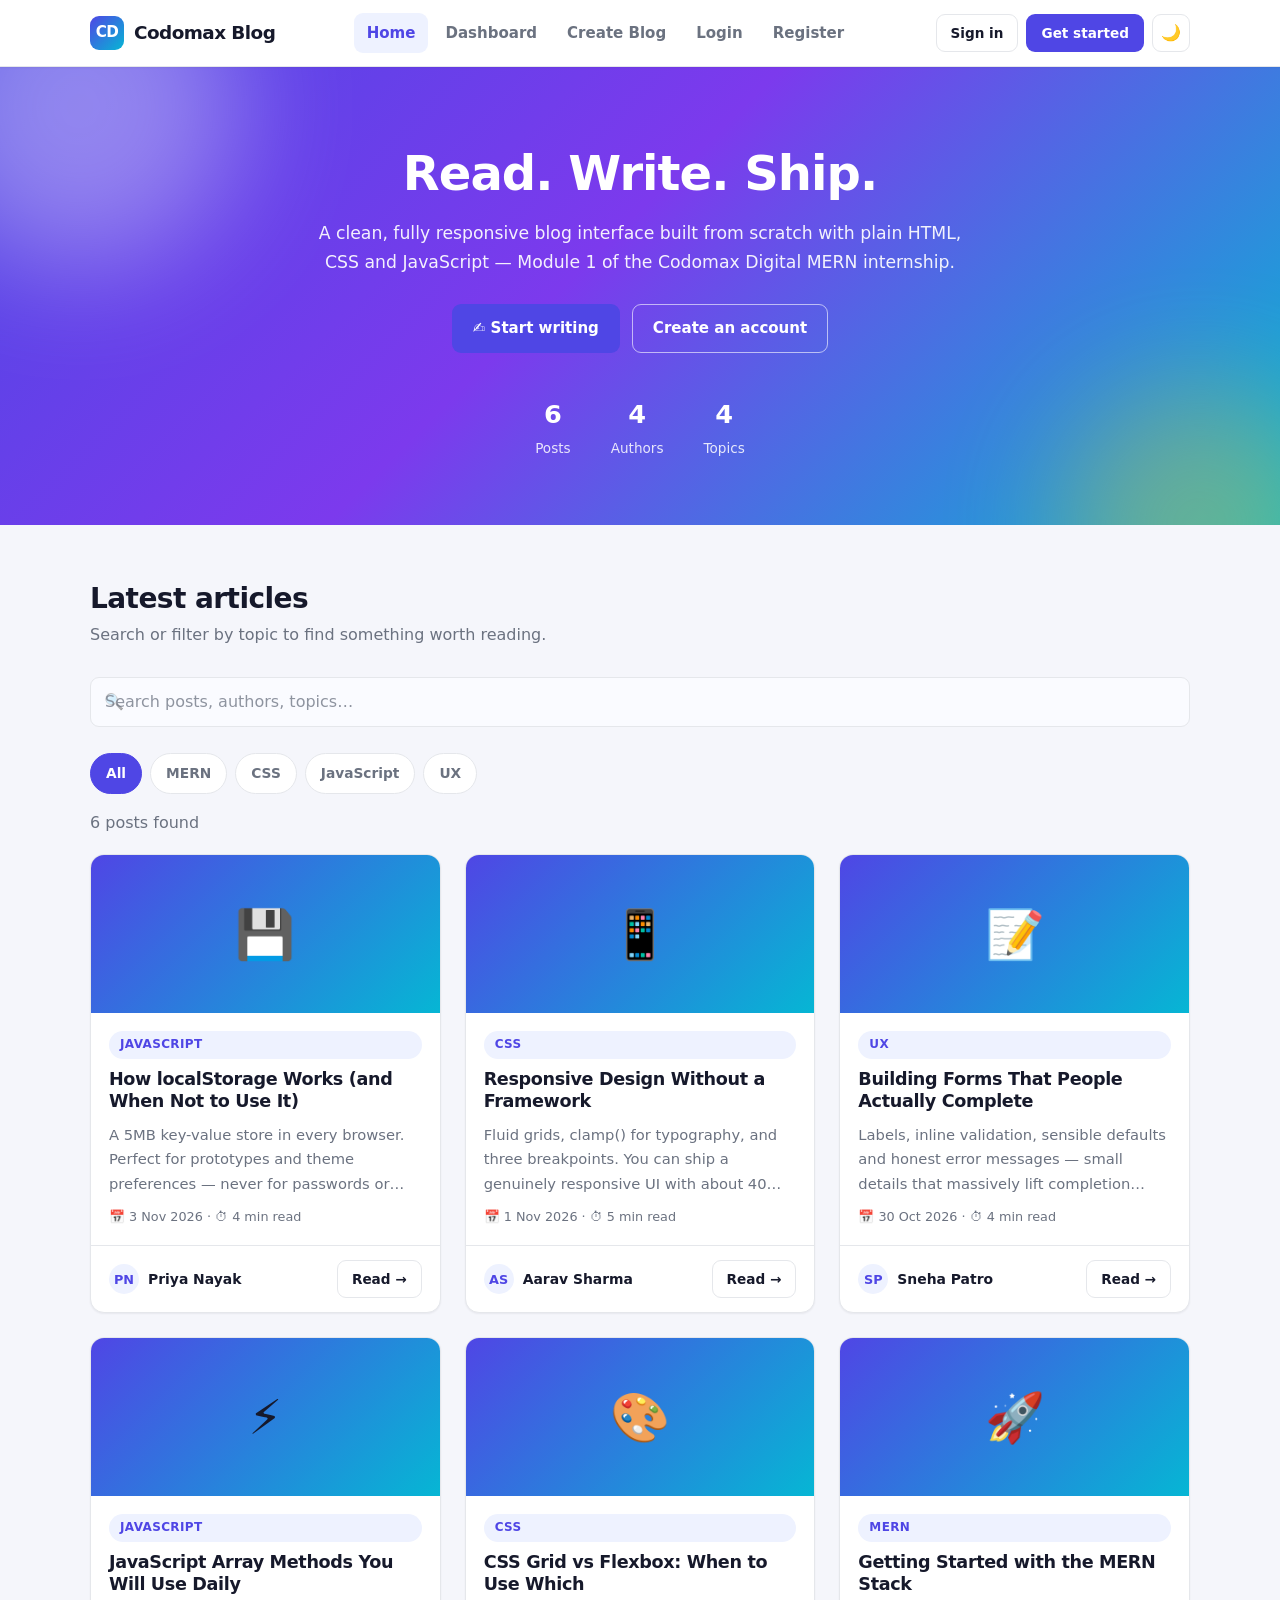
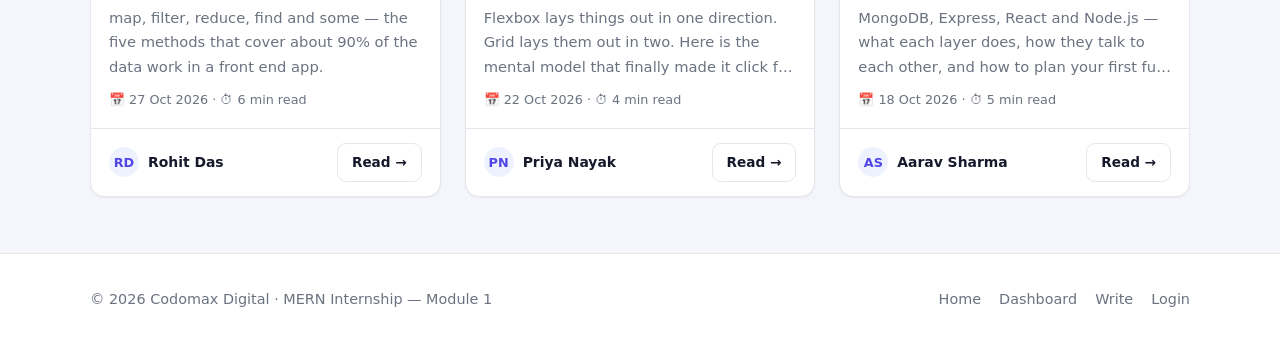
<file: index.html>
<!DOCTYPE html>
<html lang="en">
<head>
  <meta charset="UTF-8" />
  <meta name="viewport" content="width=device-width, initial-scale=1.0" />
  <title>Codomax Blog — Home</title>
  <meta name="description" content="A responsive blog application UI built with HTML, CSS and JavaScript — Codomax Digital MERN Internship, Module 1." />
  <link rel="stylesheet" href="css/styles.css" />
</head>
<body>

  <!-- ================= NAVBAR ================= -->
  <header class="navbar">
    <div class="container nav-inner">
      <a class="brand" href="index.html">
        <span class="brand-logo">CD</span> Codomax Blog
      </a>

      <nav class="nav-links" id="navLinks">
        <a href="index.html">Home</a>
        <a href="dashboard.html">Dashboard</a>
        <a href="create-blog.html">Create Blog</a>
        <a href="login.html">Login</a>
        <a href="register.html">Register</a>
      </nav>

      <div class="nav-actions">
        <div class="nav-actions" id="navAuth"><!-- filled by js/app.js --></div>
        <button class="icon-btn" id="themeToggle" title="Toggle dark mode">🌙</button>
        <button class="icon-btn nav-toggle" id="navToggle" aria-label="Menu" aria-expanded="false">☰</button>
      </div>
    </div>
  </header>

  <main>
    <!-- ================= HERO ================= -->
    <section class="hero">
      <div class="container hero-inner">
        <h1>Read. Write. Ship.</h1>
        <p>
          A clean, fully responsive blog interface built from scratch with plain
          HTML, CSS and JavaScript — Module 1 of the Codomax Digital MERN internship.
        </p>
        <div class="hero-actions">
          <a class="btn" href="create-blog.html">✍️ Start writing</a>
          <a class="btn btn-outline" href="register.html">Create an account</a>
        </div>
        <div class="hero-stats">
          <div><strong id="statPosts">0</strong><span>Posts</span></div>
          <div><strong id="statAuthors">0</strong><span>Authors</span></div>
          <div><strong id="statCategories">0</strong><span>Topics</span></div>
        </div>
      </div>
    </section>

    <!-- ================= FEED ================= -->
    <section class="section">
      <div class="container">
        <h2 class="section-title">Latest articles</h2>
        <p class="section-sub">Search or filter by topic to find something worth reading.</p>

        <!-- Filter bar -->
        <div class="filter-bar">
          <div class="search-box">
            <span class="search-icon">🔍</span>
            <input type="text" id="searchInput" placeholder="Search posts, authors, topics…" aria-label="Search posts" />
          </div>
        </div>

        <div class="chips mb-2" id="chips"><!-- built by js/home.js --></div>

        <p class="muted" id="resultCount" style="margin-bottom:18px"></p>

        <!-- Post grid -->
        <div class="post-grid" id="postGrid"><!-- built by js/home.js --></div>
      </div>
    </section>
  </main>

  <!-- ================= FOOTER ================= -->
  <footer class="footer">
    <div class="container footer-inner">
      <p>© <span id="year">2026</span> Codomax Digital · MERN Internship — Module 1</p>
      <div class="footer-links">
        <a href="index.html">Home</a>
        <a href="dashboard.html">Dashboard</a>
        <a href="create-blog.html">Write</a>
        <a href="login.html">Login</a>
      </div>
    </div>
  </footer>

  <!-- Scripts: data layer → shared app → page logic -->
  <script src="js/data.js"></script>
  <script src="js/app.js"></script>
  <script src="js/home.js"></script>
</body>
</html>
</file>
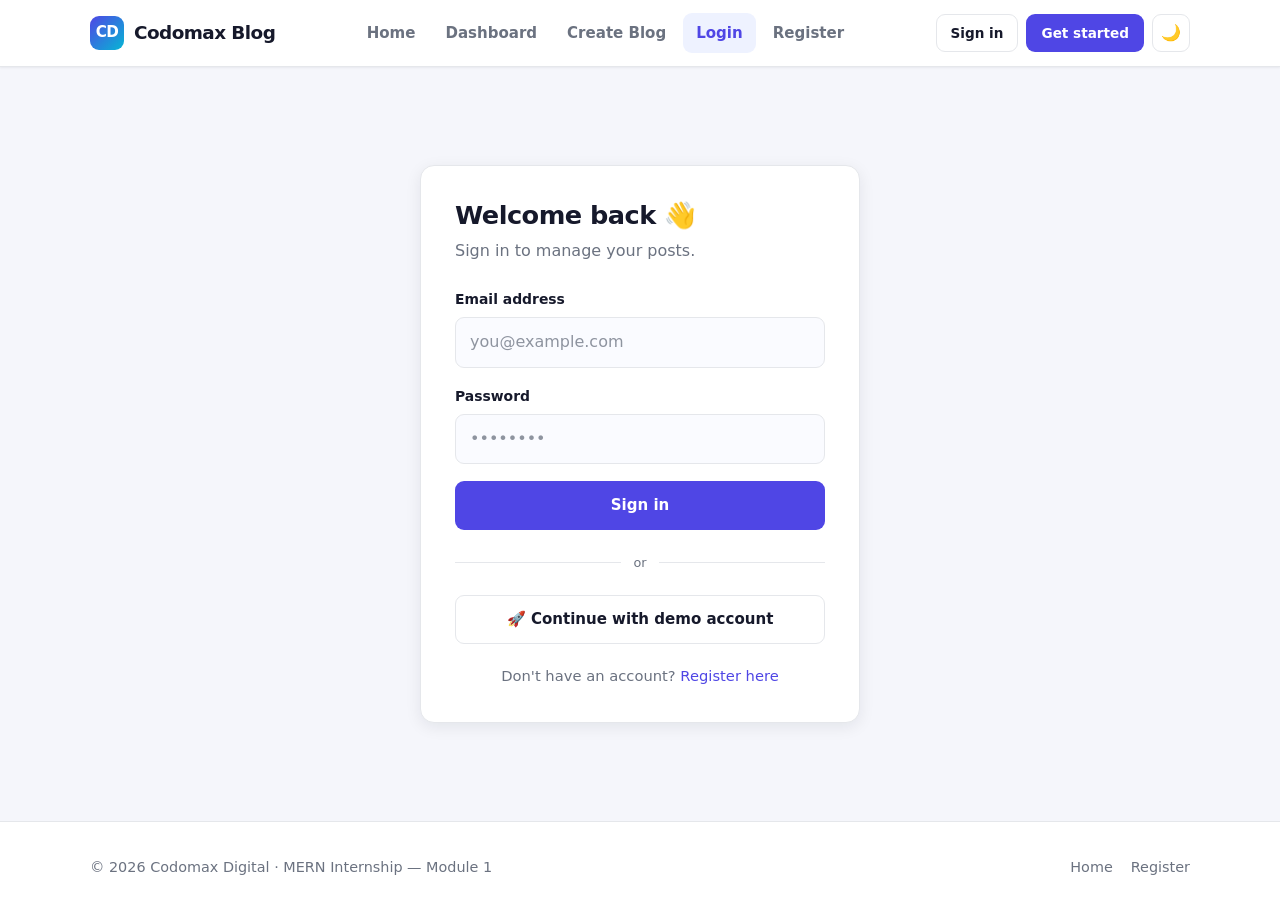
<file: create-blog.html>
<!DOCTYPE html>
<html lang="en">
<head>
  <meta charset="UTF-8" />
  <meta name="viewport" content="width=device-width, initial-scale=1.0" />
  <title>Create Blog — Codomax Blog</title>
  <link rel="stylesheet" href="css/styles.css" />
</head>
<body>

  <header class="navbar">
    <div class="container nav-inner">
      <a class="brand" href="index.html">
        <span class="brand-logo">CD</span> Codomax Blog
      </a>

      <nav class="nav-links" id="navLinks">
        <a href="index.html">Home</a>
        <a href="dashboard.html">Dashboard</a>
        <a href="create-blog.html">Create Blog</a>
        <a href="login.html">Login</a>
        <a href="register.html">Register</a>
      </nav>

      <div class="nav-actions">
        <div class="nav-actions" id="navAuth"></div>
        <button class="icon-btn" id="themeToggle" title="Toggle dark mode">🌙</button>
        <button class="icon-btn nav-toggle" id="navToggle" aria-label="Menu" aria-expanded="false">☰</button>
      </div>
    </div>
  </header>

  <main>
    <div class="container">
      <div class="page-head">
        <div>
          <h1 id="formTitle">Create a new post</h1>
          <p class="muted">Write, preview, and publish — all in one screen.</p>
        </div>
        <a class="btn btn-outline" href="dashboard.html">← Back to dashboard</a>
      </div>

      <div class="editor-layout">

        <!-- ============ EDITOR FORM ============ -->
        <form class="panel" id="blogForm" novalidate>
          <h2 class="panel-title">📝 Post details</h2>

          <div class="form-group">
            <label for="postTitle">Title</label>
            <input type="text" id="postTitle" placeholder="e.g. My First Week Learning the MERN Stack" />
            <span class="field-error"></span>
          </div>

          <div class="form-row">
            <div class="form-group">
              <label for="postCategory">Category</label>
              <select id="postCategory">
                <option>General</option>
                <option>MERN</option>
                <option>JavaScript</option>
                <option>CSS</option>
                <option>HTML</option>
                <option>React</option>
                <option>UX</option>
                <option>Career</option>
              </select>
            </div>
            <div class="form-group">
              <label for="postEmoji">Cover emoji</label>
              <input type="text" id="postEmoji" value="📄" maxlength="2" />
            </div>
          </div>

          <div class="form-group">
            <label for="postCover">Cover image URL <span class="muted">(optional)</span></label>
            <input type="url" id="postCover" placeholder="https://example.com/image.jpg" />
            <span class="field-error"></span>
          </div>

          <div class="form-group">
            <label for="postExcerpt">Short excerpt <span class="muted">(optional — auto-filled if empty)</span></label>
            <input type="text" id="postExcerpt" placeholder="One line that makes people want to read more." />
          </div>

          <div class="form-group">
            <label for="postContent">Content</label>
            <textarea id="postContent" placeholder="Write your post here…"></textarea>
            <span class="field-error"></span>
            <small class="muted" id="wordCount">0 words</small>
          </div>

          <div class="form-group">
            <label for="postStatus">Status</label>
            <select id="postStatus">
              <option value="published">Published</option>
              <option value="draft">Draft</option>
            </select>
          </div>

          <div style="display:flex; gap:10px; flex-wrap:wrap">
            <button type="submit" class="btn" id="submitBtn">Publish post</button>
            <button type="button" class="btn btn-outline" id="saveDraftBtn">💾 Save draft locally</button>
          </div>
        </form>

        <!-- ============ LIVE PREVIEW ============ -->
        <aside class="panel preview-box">
          <h2 class="panel-title">👁️ Live preview</h2>
          <div class="preview-cover" id="previewCover">📄</div>
          <span class="badge" id="previewBadge">General</span>
          <h3 style="margin:12px 0 8px" id="previewTitle">Your post title will appear here</h3>
          <p class="card-meta" id="previewMeta" style="margin-bottom:14px">General · 1 min read</p>
          <p class="preview-body" id="previewBody">Start writing and your post will preview here…</p>
        </aside>

      </div>
    </div>
  </main>

  <footer class="footer">
    <div class="container footer-inner">
      <p>© <span id="year">2026</span> Codomax Digital · MERN Internship — Module 1</p>
      <div class="footer-links">
        <a href="index.html">Home</a>
        <a href="dashboard.html">Dashboard</a>
      </div>
    </div>
  </footer>

  <script src="js/data.js"></script>
  <script src="js/app.js"></script>
  <script src="js/create-blog.js"></script>
</body>
</html>
</file>
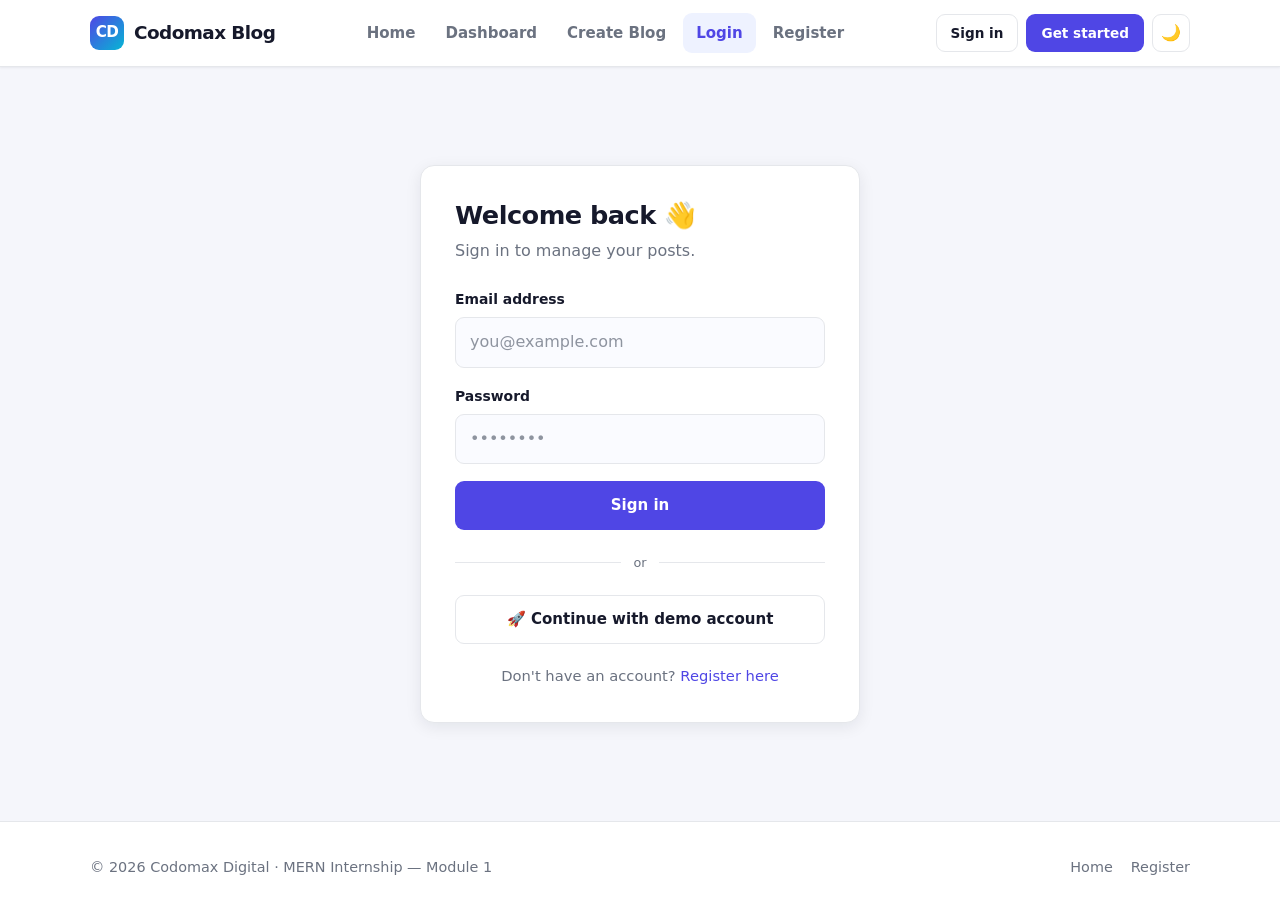
<file: dashboard.html>
<!DOCTYPE html>
<html lang="en">
<head>
  <meta charset="UTF-8" />
  <meta name="viewport" content="width=device-width, initial-scale=1.0" />
  <title>Dashboard — Codomax Blog</title>
  <link rel="stylesheet" href="css/styles.css" />
</head>
<body>

  <header class="navbar">
    <div class="container nav-inner">
      <a class="brand" href="index.html">
        <span class="brand-logo">CD</span> Codomax Blog
      </a>

      <nav class="nav-links" id="navLinks">
        <a href="index.html">Home</a>
        <a href="dashboard.html">Dashboard</a>
        <a href="create-blog.html">Create Blog</a>
        <a href="login.html">Login</a>
        <a href="register.html">Register</a>
      </nav>

      <div class="nav-actions">
        <div class="nav-actions" id="navAuth"></div>
        <button class="icon-btn" id="themeToggle" title="Toggle dark mode">🌙</button>
        <button class="icon-btn nav-toggle" id="navToggle" aria-label="Menu" aria-expanded="false">☰</button>
      </div>
    </div>
  </header>

  <main>
    <div class="container">

      <div class="page-head">
        <div>
          <h1 id="greeting">Dashboard</h1>
          <p class="muted">Manage your posts and track your writing.</p>
        </div>
        <a class="btn" href="create-blog.html">✍️ New post</a>
      </div>

      <!-- STATS -->
      <div class="stats-grid">
        <div class="stat-card">
          <div class="stat-icon">📄</div>
          <div>
            <div class="stat-value" id="statTotal">0</div>
            <div class="stat-label">Total posts</div>
          </div>
        </div>
        <div class="stat-card">
          <div class="stat-icon">✅</div>
          <div>
            <div class="stat-value" id="statPublished">0</div>
            <div class="stat-label">Published</div>
          </div>
        </div>
        <div class="stat-card">
          <div class="stat-icon">📝</div>
          <div>
            <div class="stat-value" id="statDrafts">0</div>
            <div class="stat-label">Drafts</div>
          </div>
        </div>
        <div class="stat-card">
          <div class="stat-icon">🔤</div>
          <div>
            <div class="stat-value" id="statWords">0</div>
            <div class="stat-label">Words written</div>
          </div>
        </div>
      </div>

      <!-- POST LIST -->
      <h2 class="section-title">Your posts</h2>
      <p class="section-sub">Edit or delete anything you have written.</p>

      <div id="postList"><!-- built by js/dashboard.js --></div>

    </div>
  </main>

  <footer class="footer">
    <div class="container footer-inner">
      <p>© <span id="year">2026</span> Codomax Digital · MERN Internship — Module 1</p>
      <div class="footer-links">
        <a href="index.html">Home</a>
        <a href="create-blog.html">Write</a>
      </div>
    </div>
  </footer>

  <script src="js/data.js"></script>
  <script src="js/app.js"></script>
  <script src="js/dashboard.js"></script>
</body>
</html>
</file>
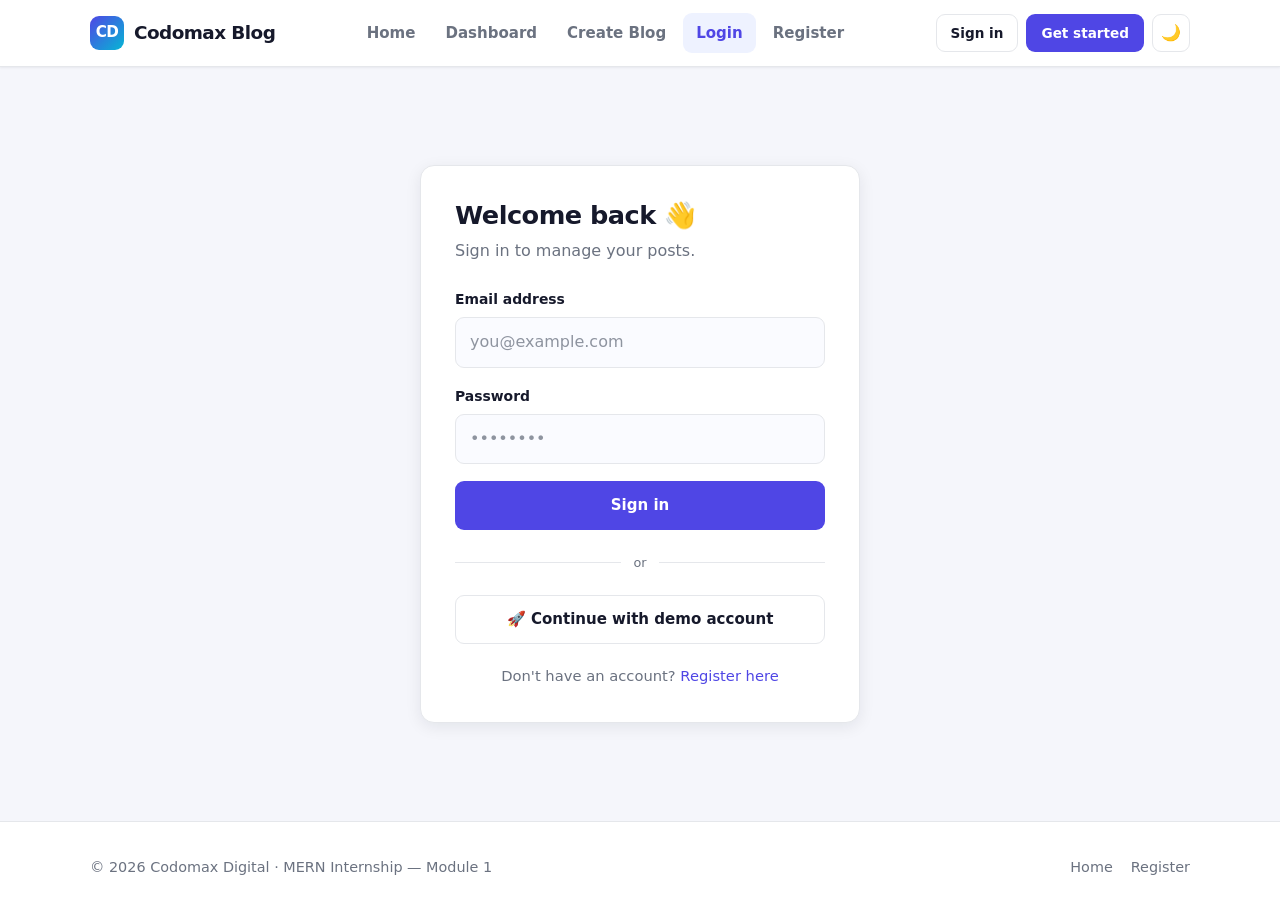
<file: login.html>
<!DOCTYPE html>
<html lang="en">
<head>
  <meta charset="UTF-8" />
  <meta name="viewport" content="width=device-width, initial-scale=1.0" />
  <title>Login — Codomax Blog</title>
  <link rel="stylesheet" href="css/styles.css" />
</head>
<body>

  <header class="navbar">
    <div class="container nav-inner">
      <a class="brand" href="index.html">
        <span class="brand-logo">CD</span> Codomax Blog
      </a>

      <nav class="nav-links" id="navLinks">
        <a href="index.html">Home</a>
        <a href="dashboard.html">Dashboard</a>
        <a href="create-blog.html">Create Blog</a>
        <a href="login.html">Login</a>
        <a href="register.html">Register</a>
      </nav>

      <div class="nav-actions">
        <div class="nav-actions" id="navAuth"></div>
        <button class="icon-btn" id="themeToggle" title="Toggle dark mode">🌙</button>
        <button class="icon-btn nav-toggle" id="navToggle" aria-label="Menu" aria-expanded="false">☰</button>
      </div>
    </div>
  </header>

  <main>
    <div class="auth-wrap">
      <div class="auth-card">
        <h1>Welcome back 👋</h1>
        <p class="muted" style="margin-bottom:24px">Sign in to manage your posts.</p>

        <form id="loginForm" novalidate>
          <div class="form-group">
            <label for="loginEmail">Email address</label>
            <input type="email" id="loginEmail" placeholder="you@example.com" autocomplete="email" />
            <span class="field-error"></span>
          </div>

          <div class="form-group">
            <label for="loginPassword">Password</label>
            <input type="password" id="loginPassword" placeholder="••••••••" autocomplete="current-password" />
            <span class="field-error"></span>
          </div>

          <button type="submit" class="btn btn-block" id="loginBtn">Sign in</button>
        </form>

        <div class="divider">or</div>

        <button class="btn btn-outline btn-block" id="demoLogin">🚀 Continue with demo account</button>

        <p class="auth-alt">
          Don't have an account? <a href="register.html">Register here</a>
        </p>
      </div>
    </div>
  </main>

  <footer class="footer">
    <div class="container footer-inner">
      <p>© <span id="year">2026</span> Codomax Digital · MERN Internship — Module 1</p>
      <div class="footer-links">
        <a href="index.html">Home</a>
        <a href="register.html">Register</a>
      </div>
    </div>
  </footer>

  <script src="js/data.js"></script>
  <script src="js/app.js"></script>
  <script src="js/auth.js"></script>
</body>
</html>
</file>
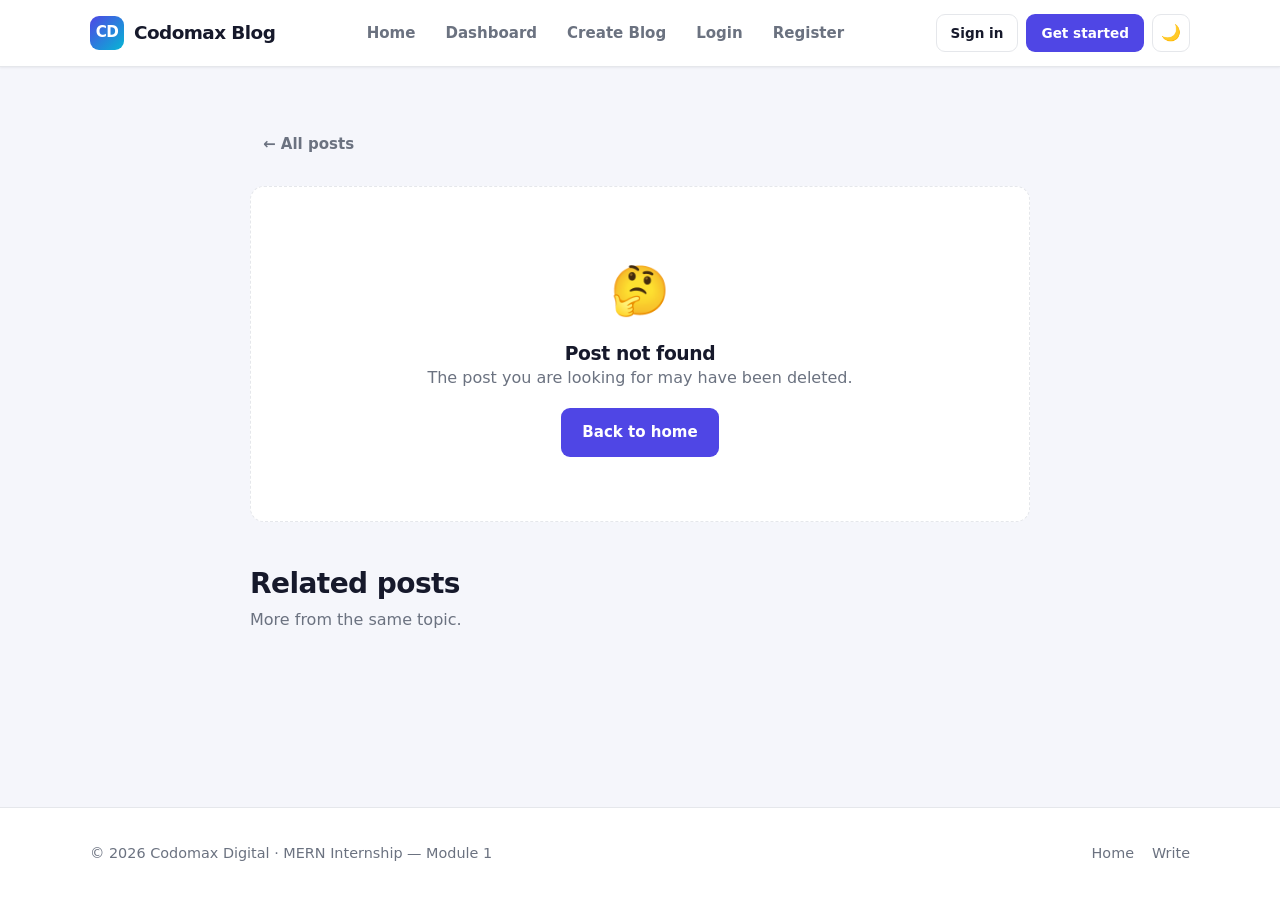
<file: post.html>
<!DOCTYPE html>
<html lang="en">
<head>
  <meta charset="UTF-8" />
  <meta name="viewport" content="width=device-width, initial-scale=1.0" />
  <title>Post — Codomax Blog</title>
  <link rel="stylesheet" href="css/styles.css" />
</head>
<body>

  <header class="navbar">
    <div class="container nav-inner">
      <a class="brand" href="index.html">
        <span class="brand-logo">CD</span> Codomax Blog
      </a>

      <nav class="nav-links" id="navLinks">
        <a href="index.html">Home</a>
        <a href="dashboard.html">Dashboard</a>
        <a href="create-blog.html">Create Blog</a>
        <a href="login.html">Login</a>
        <a href="register.html">Register</a>
      </nav>

      <div class="nav-actions">
        <div class="nav-actions" id="navAuth"></div>
        <button class="icon-btn" id="themeToggle" title="Toggle dark mode">🌙</button>
        <button class="icon-btn nav-toggle" id="navToggle" aria-label="Menu" aria-expanded="false">☰</button>
      </div>
    </div>
  </header>

  <main>
    <div class="container section" style="max-width:780px">
      <a class="btn btn-ghost" href="index.html" style="margin-bottom:20px">← All posts</a>

      <article id="postArticle"><!-- built by js/post.js --></article>

      <h2 class="section-title" style="margin-top:44px">Related posts</h2>
      <p class="section-sub">More from the same topic.</p>
      <div id="relatedPosts"><!-- built by js/post.js --></div>
    </div>
  </main>

  <footer class="footer">
    <div class="container footer-inner">
      <p>© <span id="year">2026</span> Codomax Digital · MERN Internship — Module 1</p>
      <div class="footer-links">
        <a href="index.html">Home</a>
        <a href="create-blog.html">Write</a>
      </div>
    </div>
  </footer>

  <script src="js/data.js"></script>
  <script src="js/app.js"></script>
  <script src="js/post.js"></script>
</body>
</html>
</file>
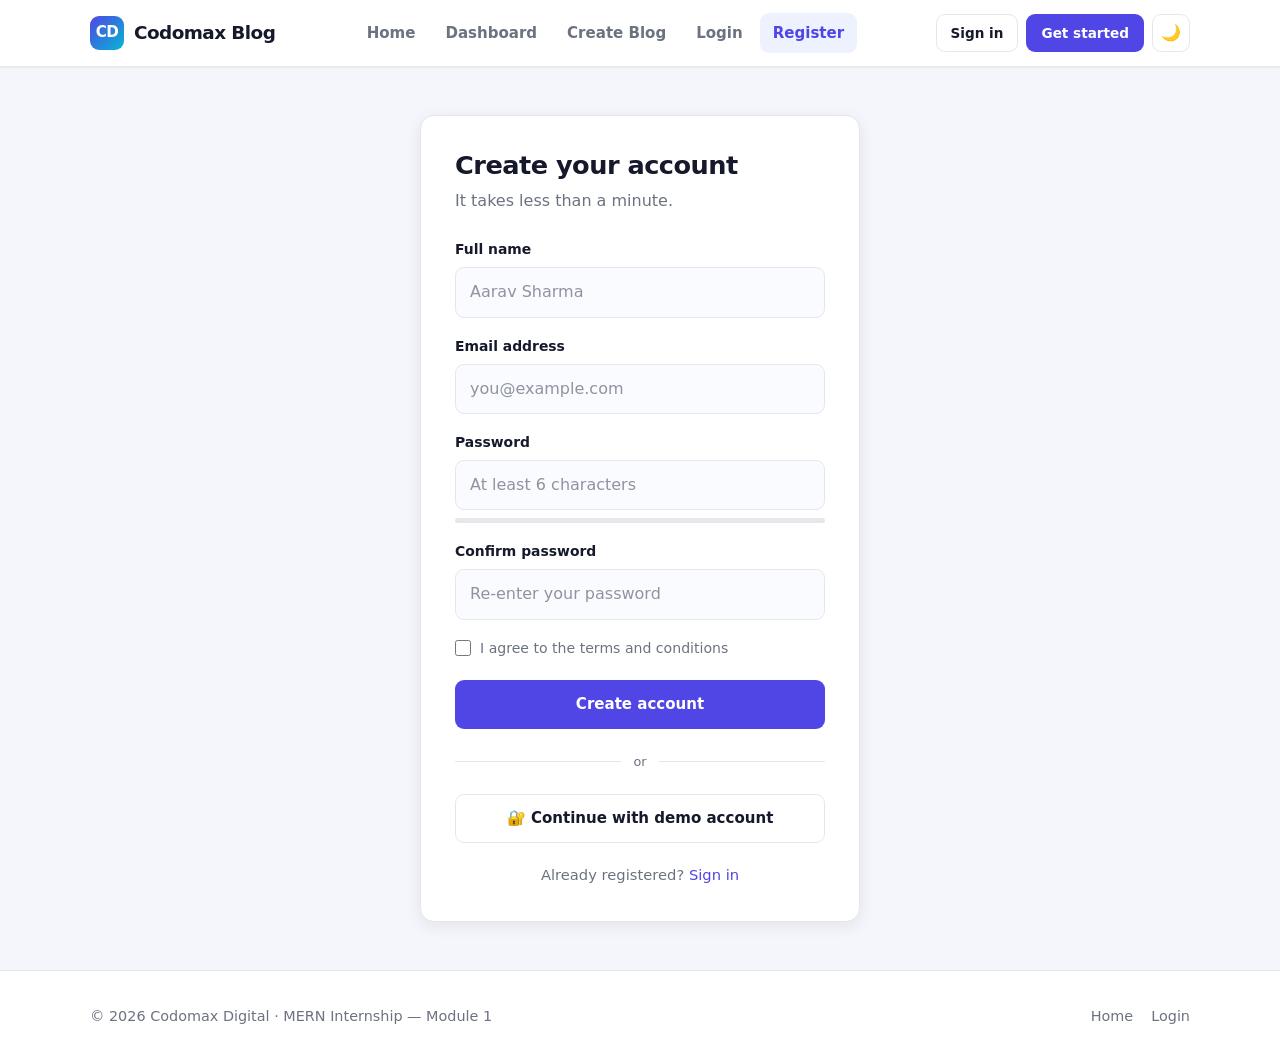
<file: register.html>
<!DOCTYPE html>
<html lang="en">
<head>
  <meta charset="UTF-8" />
  <meta name="viewport" content="width=device-width, initial-scale=1.0" />
  <title>Register — Codomax Blog</title>
  <link rel="stylesheet" href="css/styles.css" />
</head>
<body>

  <header class="navbar">
    <div class="container nav-inner">
      <a class="brand" href="index.html">
        <span class="brand-logo">CD</span> Codomax Blog
      </a>

      <nav class="nav-links" id="navLinks">
        <a href="index.html">Home</a>
        <a href="dashboard.html">Dashboard</a>
        <a href="create-blog.html">Create Blog</a>
        <a href="login.html">Login</a>
        <a href="register.html">Register</a>
      </nav>

      <div class="nav-actions">
        <div class="nav-actions" id="navAuth"></div>
        <button class="icon-btn" id="themeToggle" title="Toggle dark mode">🌙</button>
        <button class="icon-btn nav-toggle" id="navToggle" aria-label="Menu" aria-expanded="false">☰</button>
      </div>
    </div>
  </header>

  <main>
    <div class="auth-wrap">
      <div class="auth-card">
        <h1>Create your account</h1>
        <p class="muted" style="margin-bottom:24px">It takes less than a minute.</p>

        <form id="registerForm" novalidate>
          <div class="form-group">
            <label for="regName">Full name</label>
            <input type="text" id="regName" placeholder="Aarav Sharma" autocomplete="name" />
            <span class="field-error"></span>
          </div>

          <div class="form-group">
            <label for="regEmail">Email address</label>
            <input type="email" id="regEmail" placeholder="you@example.com" autocomplete="email" />
            <span class="field-error"></span>
          </div>

          <div class="form-group">
            <label for="regPassword">Password</label>
            <input type="password" id="regPassword" placeholder="At least 6 characters" autocomplete="new-password" />
            <span class="field-error"></span>
            <div class="strength"><div class="strength-bar" id="strengthBar"></div></div>
            <small class="muted" id="strengthLabel"></small>
          </div>

          <div class="form-group">
            <label for="regConfirm">Confirm password</label>
            <input type="password" id="regConfirm" placeholder="Re-enter your password" autocomplete="new-password" />
            <span class="field-error"></span>
          </div>

          <label class="checkbox" style="margin-bottom:20px">
            <input type="checkbox" id="regTerms" />
            I agree to the terms and conditions
          </label>

          <button type="submit" class="btn btn-block">Create account</button>
        </form>

        <div class="divider">or</div>

        <a class="btn btn-outline btn-block" href="login.html">🔐 Continue with demo account</a>

        <p class="auth-alt">
          Already registered? <a href="login.html">Sign in</a>
        </p>
      </div>
    </div>
  </main>

  <footer class="footer">
    <div class="container footer-inner">
      <p>© <span id="year">2026</span> Codomax Digital · MERN Internship — Module 1</p>
      <div class="footer-links">
        <a href="index.html">Home</a>
        <a href="login.html">Login</a>
      </div>
    </div>
  </footer>

  <script src="js/data.js"></script>
  <script src="js/app.js"></script>
  <script src="js/auth.js"></script>
</body>
</html>
</file>
<file: css/styles.css>
/* ==========================================================================
   CODOMAX DIGITAL — MERN Internship
   Module 1: Frontend Development — Blog Application UI
   File: css/styles.css
   --------------------------------------------------------------------------
   This single stylesheet powers every page. It is written with plain CSS
   (no Tailwind / Bootstrap) so you learn the fundamentals first.

   TABLE OF CONTENTS
   1.  Design tokens (CSS variables) + themes
   2.  Reset & base styles
   3.  Reusable utilities
   4.  Navbar
   5.  Hero
   6.  Blog cards & grids
   7.  Filter bar
   8.  Forms (Login / Register / Create Blog)
   9.  Dashboard
   10. Toast notifications
   11. Footer
   12. Responsive breakpoints
   ========================================================================== */

/* --------------------------------------------------------------------------
   1. DESIGN TOKENS
   Variables let us re-theme the whole site by changing a few lines.
   `:root` = light theme, `[data-theme="dark"]` = dark theme override.
   -------------------------------------------------------------------------- */
:root {
  --primary: #4f46e5;
  --primary-dark: #4338ca;
  --primary-soft: #eef2ff;
  --accent: #06b6d4;
  --danger: #e11d48;
  --success: #10b981;

  --bg: #f5f6fb;
  --surface: #ffffff;
  --surface-2: #fafbff;
  --text: #16192b;
  --muted: #6b7280;
  --border: #e5e7eb;

  --radius: 14px;
  --radius-sm: 9px;
  --shadow-sm: 0 1px 2px rgba(16, 24, 40, 0.06);
  --shadow: 0 4px 16px rgba(16, 24, 40, 0.08);
  --shadow-lg: 0 18px 40px rgba(16, 24, 40, 0.12);

  --max-width: 1140px;
  --nav-height: 66px;
  --transition: 0.2s ease;
}

[data-theme="dark"] {
  --primary: #818cf8;
  --primary-dark: #a5b4fc;
  --primary-soft: #1e1b4b;
  --bg: #0d0f1a;
  --surface: #151827;
  --surface-2: #1b1f31;
  --text: #eef1f8;
  --muted: #9aa3b8;
  --border: #262b3d;
  --shadow-sm: 0 1px 2px rgba(0, 0, 0, 0.4);
  --shadow: 0 4px 16px rgba(0, 0, 0, 0.45);
  --shadow-lg: 0 18px 40px rgba(0, 0, 0, 0.55);
}

/* --------------------------------------------------------------------------
   2. RESET & BASE
   -------------------------------------------------------------------------- */
*,
*::before,
*::after {
  box-sizing: border-box; /* padding never inflates width — layout sanity */
  margin: 0;
  padding: 0;
}

html {
  scroll-behavior: smooth;
}

body {
  font-family: "Segoe UI", system-ui, -apple-system, Roboto, Helvetica, Arial,
    sans-serif; /* system fonts = zero network requests, instant load */
  background: var(--bg);
  color: var(--text);
  line-height: 1.65;
  min-height: 100vh;
  display: flex;
  flex-direction: column;
  transition: background var(--transition), color var(--transition);
}

img {
  max-width: 100%;
  display: block;
}

a {
  color: var(--primary);
  text-decoration: none;
  transition: color var(--transition);
}
a:hover {
  color: var(--primary-dark);
}

ul {
  list-style: none;
}

button,
input,
select,
textarea {
  font: inherit;
  color: inherit;
}

h1,
h2,
h3,
h4 {
  line-height: 1.25;
  font-weight: 700;
  letter-spacing: -0.02em;
}

/* --------------------------------------------------------------------------
   3. UTILITIES
   -------------------------------------------------------------------------- */
.container {
  width: 100%;
  max-width: var(--max-width);
  margin: 0 auto;
  padding: 0 20px;
}

.section {
  padding: 56px 0;
}

.section-title {
  font-size: 1.75rem;
  margin-bottom: 6px;
}

.section-sub {
  color: var(--muted);
  margin-bottom: 28px;
}

.text-center {
  text-align: center;
}

.muted {
  color: var(--muted);
}

.mt-1 { margin-top: 8px; }
.mt-2 { margin-top: 16px; }
.mt-3 { margin-top: 24px; }
.mb-2 { margin-bottom: 16px; }

/* Buttons ------------------------------------------------------------------ */
.btn {
  display: inline-flex;
  align-items: center;
  justify-content: center;
  gap: 8px;
  padding: 11px 20px;
  border: 1px solid transparent;
  border-radius: var(--radius-sm);
  background: var(--primary);
  color: #fff;
  font-weight: 600;
  font-size: 0.94rem;
  cursor: pointer;
  transition: transform var(--transition), box-shadow var(--transition),
    background var(--transition), opacity var(--transition);
}
.btn:hover {
  background: var(--primary-dark);
  transform: translateY(-1px);
  box-shadow: var(--shadow);
  color: #fff;
}
.btn:active {
  transform: translateY(0);
}
.btn:disabled {
  opacity: 0.6;
  cursor: not-allowed;
  transform: none;
}

.btn-outline {
  background: transparent;
  border-color: var(--border);
  color: var(--text);
}
.btn-outline:hover {
  background: var(--surface-2);
  border-color: var(--primary);
  color: var(--primary);
}

.btn-ghost {
  background: transparent;
  color: var(--muted);
  padding: 8px 12px;
}
.btn-ghost:hover {
  background: var(--surface-2);
  color: var(--text);
  box-shadow: none;
}

.btn-danger {
  background: var(--danger);
}
.btn-danger:hover {
  background: #be123c;
}

.btn-sm {
  padding: 7px 14px;
  font-size: 0.85rem;
}

.btn-block {
  width: 100%;
}

/* Badges ------------------------------------------------------------------- */
.badge {
  display: inline-block;
  padding: 4px 11px;
  border-radius: 999px;
  background: var(--primary-soft);
  color: var(--primary);
  font-size: 0.75rem;
  font-weight: 700;
  letter-spacing: 0.03em;
  text-transform: uppercase;
}

/* --------------------------------------------------------------------------
   4. NAVBAR
   -------------------------------------------------------------------------- */
.navbar {
  position: sticky; /* stays visible while scrolling */
  top: 0;
  z-index: 50;
  background: var(--surface);
  border-bottom: 1px solid var(--border);
  box-shadow: var(--shadow-sm);
}

.nav-inner {
  height: var(--nav-height);
  display: flex;
  align-items: center;
  justify-content: space-between;
  gap: 16px;
}

.brand {
  display: flex;
  align-items: center;
  gap: 10px;
  font-weight: 800;
  font-size: 1.15rem;
  color: var(--text);
  letter-spacing: -0.03em;
}
.brand:hover {
  color: var(--primary);
}

.brand-logo {
  width: 34px;
  height: 34px;
  border-radius: 9px;
  background: linear-gradient(135deg, var(--primary), var(--accent));
  color: #fff;
  display: grid;
  place-items: center;
  font-weight: 800;
  font-size: 0.95rem;
}

.nav-links {
  display: flex;
  align-items: center;
  gap: 4px;
}

.nav-links a {
  padding: 8px 13px;
  border-radius: var(--radius-sm);
  color: var(--muted);
  font-weight: 600;
  font-size: 0.94rem;
}
.nav-links a:hover {
  background: var(--surface-2);
  color: var(--text);
}
.nav-links a.active {
  color: var(--primary);
  background: var(--primary-soft);
}

.nav-actions {
  display: flex;
  align-items: center;
  gap: 8px;
}

.icon-btn {
  width: 38px;
  height: 38px;
  display: grid;
  place-items: center;
  border: 1px solid var(--border);
  border-radius: var(--radius-sm);
  background: transparent;
  cursor: pointer;
  font-size: 1rem;
  transition: background var(--transition), border-color var(--transition);
}
.icon-btn:hover {
  background: var(--surface-2);
  border-color: var(--primary);
}

/* Hamburger — hidden on desktop, shown under 860px */
.nav-toggle {
  display: none;
}

/* --------------------------------------------------------------------------
   5. HERO
   -------------------------------------------------------------------------- */
.hero {
  position: relative;
  overflow: hidden;
  padding: 76px 0 64px;
  background: linear-gradient(135deg, #4f46e5 0%, #7c3aed 45%, #06b6d4 100%);
  color: #fff;
  text-align: center;
}
[data-theme="dark"] .hero {
  background: linear-gradient(135deg, #312e81 0%, #4c1d95 50%, #0e7490 100%);
}

/* Decorative blurred blobs */
.hero::before,
.hero::after {
  content: "";
  position: absolute;
  border-radius: 50%;
  filter: blur(60px);
  opacity: 0.35;
  pointer-events: none;
}
.hero::before {
  width: 320px;
  height: 320px;
  background: #fff;
  top: -120px;
  left: -80px;
}
.hero::after {
  width: 280px;
  height: 280px;
  background: #fbbf24;
  bottom: -140px;
  right: -60px;
}

.hero-inner {
  position: relative;
  z-index: 1;
  max-width: 720px;
  margin: 0 auto;
}

.hero h1 {
  font-size: clamp(2rem, 5vw, 3rem);
  margin-bottom: 16px;
}

.hero p {
  font-size: 1.08rem;
  opacity: 0.92;
  margin-bottom: 28px;
}

.hero-actions {
  display: flex;
  gap: 12px;
  justify-content: center;
  flex-wrap: wrap;
}

.hero .btn-outline {
  border-color: rgba(255, 255, 255, 0.6);
  color: #fff;
}
.hero .btn-outline:hover {
  background: rgba(255, 255, 255, 0.15);
  color: #fff;
  border-color: #fff;
}

.hero-stats {
  display: flex;
  justify-content: center;
  gap: 40px;
  margin-top: 40px;
  flex-wrap: wrap;
}
.hero-stats div strong {
  display: block;
  font-size: 1.6rem;
}
.hero-stats div span {
  font-size: 0.85rem;
  opacity: 0.85;
}

/* --------------------------------------------------------------------------
   6. BLOG CARDS & GRIDS
   CSS Grid + auto-fit = responsive columns with no media query needed.
   -------------------------------------------------------------------------- */
.post-grid {
  display: grid;
  grid-template-columns: repeat(auto-fill, minmax(290px, 1fr));
  gap: 24px;
}

.card {
  background: var(--surface);
  border: 1px solid var(--border);
  border-radius: var(--radius);
  overflow: hidden;
  box-shadow: var(--shadow-sm);
  display: flex;
  flex-direction: column;
  transition: transform var(--transition), box-shadow var(--transition),
    border-color var(--transition);
}
.card:hover {
  transform: translateY(-4px);
  box-shadow: var(--shadow-lg);
  border-color: var(--primary);
}

.card-cover {
  height: 158px;
  display: grid;
  place-items: center;
  font-size: 3rem;
  background: linear-gradient(135deg, var(--primary), var(--accent));
}
.card-cover img {
  width: 100%;
  height: 100%;
  object-fit: cover;
}

.card-body {
  padding: 18px;
  display: flex;
  flex-direction: column;
  flex: 1;
  gap: 10px;
}

.card-meta {
  display: flex;
  align-items: center;
  gap: 8px;
  font-size: 0.8rem;
  color: var(--muted);
}

.card-title {
  font-size: 1.1rem;
}
.card-title a {
  color: var(--text);
}
.card-title a:hover {
  color: var(--primary);
}

.card-excerpt {
  color: var(--muted);
  font-size: 0.92rem;
  display: -webkit-box;
  -webkit-line-clamp: 3; /* truncate long text to 3 lines */
  -webkit-box-orient: vertical;
  overflow: hidden;
}

.card-footer {
  margin-top: auto;
  padding: 14px 18px;
  border-top: 1px solid var(--border);
  display: flex;
  align-items: center;
  justify-content: space-between;
  gap: 10px;
}

.author {
  display: flex;
  align-items: center;
  gap: 9px;
  font-size: 0.87rem;
  font-weight: 600;
}

.avatar {
  width: 30px;
  height: 30px;
  border-radius: 50%;
  display: grid;
  place-items: center;
  background: var(--primary-soft);
  color: var(--primary);
  font-weight: 800;
  font-size: 0.8rem;
  flex-shrink: 0;
}

/* Empty state -------------------------------------------------------------- */
.empty-state {
  text-align: center;
  padding: 64px 20px;
  background: var(--surface);
  border: 1px dashed var(--border);
  border-radius: var(--radius);
}
.empty-state .emoji {
  font-size: 3rem;
  display: block;
  margin-bottom: 12px;
}

/* --------------------------------------------------------------------------
   7. FILTER BAR
   -------------------------------------------------------------------------- */
.filter-bar {
  display: flex;
  gap: 12px;
  flex-wrap: wrap;
  align-items: center;
  margin-bottom: 26px;
}

.search-box {
  position: relative;
  flex: 1;
  min-width: 220px;
}
.search-box input {
  width: 100%;
  padding-left: 40px;
}
.search-box .search-icon {
  position: absolute;
  left: 14px;
  top: 50%;
  transform: translateY(-50%);
  opacity: 0.5;
}

.chips {
  display: flex;
  gap: 8px;
  flex-wrap: wrap;
}
.chip {
  padding: 8px 15px;
  border: 1px solid var(--border);
  border-radius: 999px;
  background: var(--surface);
  color: var(--muted);
  font-size: 0.86rem;
  font-weight: 600;
  cursor: pointer;
  transition: all var(--transition);
}
.chip:hover {
  border-color: var(--primary);
  color: var(--primary);
}
.chip.active {
  background: var(--primary);
  border-color: var(--primary);
  color: #fff;
}

/* --------------------------------------------------------------------------
   8. FORMS
   -------------------------------------------------------------------------- */
.auth-wrap {
  min-height: calc(100vh - var(--nav-height) - 80px);
  display: grid;
  place-items: center;
  padding: 48px 20px;
}

.auth-card {
  width: 100%;
  max-width: 440px;
  background: var(--surface);
  border: 1px solid var(--border);
  border-radius: var(--radius);
  box-shadow: var(--shadow);
  padding: 34px;
}

.auth-card h1 {
  font-size: 1.6rem;
  margin-bottom: 6px;
}

.auth-alt {
  text-align: center;
  margin-top: 20px;
  font-size: 0.92rem;
  color: var(--muted);
}

.form-group {
  margin-bottom: 17px;
}

.form-row {
  display: grid;
  grid-template-columns: 1fr 1fr;
  gap: 14px;
}

label {
  display: block;
  font-size: 0.87rem;
  font-weight: 600;
  margin-bottom: 6px;
}

input[type="text"],
input[type="email"],
input[type="password"],
input[type="url"],
select,
textarea {
  width: 100%;
  padding: 11px 14px;
  background: var(--surface-2);
  border: 1px solid var(--border);
  border-radius: var(--radius-sm);
  outline: none;
  transition: border-color var(--transition), box-shadow var(--transition),
    background var(--transition);
}
input:focus,
select:focus,
textarea:focus {
  border-color: var(--primary);
  box-shadow: 0 0 0 3px var(--primary-soft);
  background: var(--surface);
}
input::placeholder,
textarea::placeholder {
  color: var(--muted);
  opacity: 0.75;
}

textarea {
  min-height: 190px;
  resize: vertical;
  line-height: 1.7;
}

/* Validation feedback */
.field-error {
  display: none;
  color: var(--danger);
  font-size: 0.8rem;
  margin-top: 5px;
}
input.invalid,
textarea.invalid,
select.invalid {
  border-color: var(--danger);
}
input.invalid + .field-error,
textarea.invalid + .field-error {
  display: block;
}

.checkbox {
  display: flex;
  align-items: center;
  gap: 9px;
  font-size: 0.88rem;
  color: var(--muted);
  font-weight: 500;
}
.checkbox input {
  width: 16px;
  height: 16px;
  accent-color: var(--primary);
}

/* Password strength meter */
.strength {
  height: 5px;
  border-radius: 999px;
  background: var(--border);
  margin-top: 8px;
  overflow: hidden;
}
.strength-bar {
  height: 100%;
  width: 0;
  border-radius: 999px;
  transition: width 0.3s ease, background 0.3s ease;
}

.divider {
  display: flex;
  align-items: center;
  gap: 12px;
  color: var(--muted);
  font-size: 0.8rem;
  margin: 22px 0;
}
.divider::before,
.divider::after {
  content: "";
  flex: 1;
  height: 1px;
  background: var(--border);
}

/* --------------------------------------------------------------------------
   9. DASHBOARD
   -------------------------------------------------------------------------- */
.page-head {
  display: flex;
  align-items: flex-end;
  justify-content: space-between;
  gap: 16px;
  flex-wrap: wrap;
  padding: 40px 0 26px;
}
.page-head h1 {
  font-size: 2rem;
}

.stats-grid {
  display: grid;
  grid-template-columns: repeat(auto-fit, minmax(190px, 1fr));
  gap: 18px;
  margin-bottom: 34px;
}

.stat-card {
  background: var(--surface);
  border: 1px solid var(--border);
  border-radius: var(--radius);
  padding: 20px;
  box-shadow: var(--shadow-sm);
  display: flex;
  align-items: center;
  gap: 14px;
}
.stat-icon {
  width: 46px;
  height: 46px;
  border-radius: 12px;
  display: grid;
  place-items: center;
  font-size: 1.3rem;
  background: var(--primary-soft);
  flex-shrink: 0;
}
.stat-value {
  font-size: 1.5rem;
  font-weight: 800;
  line-height: 1.2;
}
.stat-label {
  font-size: 0.82rem;
  color: var(--muted);
}

/* Table-like list of the author's posts */
.post-row {
  display: flex;
  align-items: center;
  gap: 16px;
  padding: 16px 18px;
  background: var(--surface);
  border: 1px solid var(--border);
  border-radius: var(--radius);
  margin-bottom: 12px;
  box-shadow: var(--shadow-sm);
  transition: border-color var(--transition), transform var(--transition);
}
.post-row:hover {
  border-color: var(--primary);
  transform: translateX(3px);
}
/* Used on post.html, where the whole row is a link */
a.post-row {
  color: var(--text);
  box-shadow: none;
}

.post-row .row-main {
  flex: 1;
  min-width: 0; /* lets text-overflow work inside a flex child */
}
.post-row .row-title {
  font-weight: 700;
  white-space: nowrap;
  overflow: hidden;
  text-overflow: ellipsis;
}
.post-row .row-meta {
  font-size: 0.83rem;
  color: var(--muted);
}
.row-actions {
  display: flex;
  gap: 6px;
  flex-shrink: 0;
}

.cover-thumb {
  width: 52px;
  height: 52px;
  border-radius: 10px;
  display: grid;
  place-items: center;
  font-size: 1.5rem;
  background: linear-gradient(135deg, var(--primary), var(--accent));
  flex-shrink: 0;
  overflow: hidden;
}
.cover-thumb img {
  width: 100%;
  height: 100%;
  object-fit: cover;
}

/* Editor layout: form on the left, preview on the right */
.editor-layout {
  display: grid;
  grid-template-columns: 1.35fr 1fr;
  gap: 24px;
  align-items: start;
}

.panel {
  background: var(--surface);
  border: 1px solid var(--border);
  border-radius: var(--radius);
  box-shadow: var(--shadow-sm);
  padding: 26px;
}

.panel-title {
  font-size: 1.05rem;
  margin-bottom: 18px;
  display: flex;
  align-items: center;
  gap: 9px;
}

.preview-box {
  position: sticky;
  top: calc(var(--nav-height) + 20px);
}

.preview-cover {
  height: 140px;
  border-radius: var(--radius-sm);
  display: grid;
  place-items: center;
  font-size: 2.6rem;
  background: linear-gradient(135deg, var(--primary), var(--accent));
  margin-bottom: 16px;
  overflow: hidden;
}
.preview-cover img {
  width: 100%;
  height: 100%;
  object-fit: cover;
}

.preview-body {
  white-space: pre-wrap; /* respects newlines typed in the textarea */
  color: var(--muted);
  font-size: 0.93rem;
  max-height: 320px;
  overflow-y: auto;
}

/* --------------------------------------------------------------------------
   10. TOASTS
   -------------------------------------------------------------------------- */
.toast-container {
  position: fixed;
  top: 78px;
  right: 20px;
  z-index: 999;
  display: flex;
  flex-direction: column;
  gap: 10px;
  pointer-events: none;
}

.toast {
  min-width: 250px;
  max-width: 340px;
  padding: 13px 16px;
  border-radius: var(--radius-sm);
  background: var(--surface);
  border: 1px solid var(--border);
  border-left: 4px solid var(--primary);
  box-shadow: var(--shadow-lg);
  font-size: 0.9rem;
  font-weight: 500;
  animation: toast-in 0.28s ease;
}
.toast.success { border-left-color: var(--success); }
.toast.error   { border-left-color: var(--danger); }
.toast.info    { border-left-color: var(--accent); }
.toast.hide    { animation: toast-out 0.28s ease forwards; }

@keyframes toast-in {
  from { opacity: 0; transform: translateX(60px); }
  to   { opacity: 1; transform: translateX(0); }
}
@keyframes toast-out {
  to { opacity: 0; transform: translateX(60px); }
}

/* --------------------------------------------------------------------------
   11. FOOTER
   -------------------------------------------------------------------------- */
.footer {
  margin-top: auto;
  background: var(--surface);
  border-top: 1px solid var(--border);
  padding: 34px 0;
  color: var(--muted);
  font-size: 0.9rem;
}
.footer-inner {
  display: flex;
  align-items: center;
  justify-content: space-between;
  gap: 16px;
  flex-wrap: wrap;
}
.footer-links {
  display: flex;
  gap: 18px;
  flex-wrap: wrap;
}
.footer-links a {
  color: var(--muted);
}
.footer-links a:hover {
  color: var(--primary);
}

/* --------------------------------------------------------------------------
   12. RESPONSIVE
   Mobile-first is ideal, but this project was written desktop-first so the
   overrides below use max-width media queries.
   -------------------------------------------------------------------------- */
@media (max-width: 900px) {
  .editor-layout {
    grid-template-columns: 1fr;
  }
  .preview-box {
    position: static;
  }
}

@media (max-width: 860px) {
  /* Turn the navbar into a collapsible mobile menu */
  .nav-toggle {
    display: grid;
  }

  .nav-links {
    position: absolute;
    top: var(--nav-height);
    left: 0;
    right: 0;
    flex-direction: column;
    align-items: stretch;
    gap: 4px;
    padding: 14px 20px 20px;
    background: var(--surface);
    border-bottom: 1px solid var(--border);
    box-shadow: var(--shadow);
    display: none; /* toggled by js/app.js */
  }
  .nav-links.open {
    display: flex;
  }
  .nav-links a {
    padding: 12px 14px;
  }
}

@media (max-width: 620px) {
  .hero {
    padding: 56px 0 48px;
  }
  .hero-stats {
    gap: 24px;
  }
  .form-row {
    grid-template-columns: 1fr;
  }
  .auth-card {
    padding: 26px 20px;
  }
  .post-row {
    flex-wrap: wrap;
  }
  .row-actions {
    width: 100%;
    justify-content: flex-end;
  }
  .page-head h1 {
    font-size: 1.6rem;
  }
  .toast-container {
    left: 16px;
    right: 16px;
  }
  .toast {
    max-width: none;
  }
}

/* Respect users who prefer less motion */
@media (prefers-reduced-motion: reduce) {
  * {
    animation-duration: 0.01ms !important;
    transition-duration: 0.01ms !important;
  }
}
</file>
